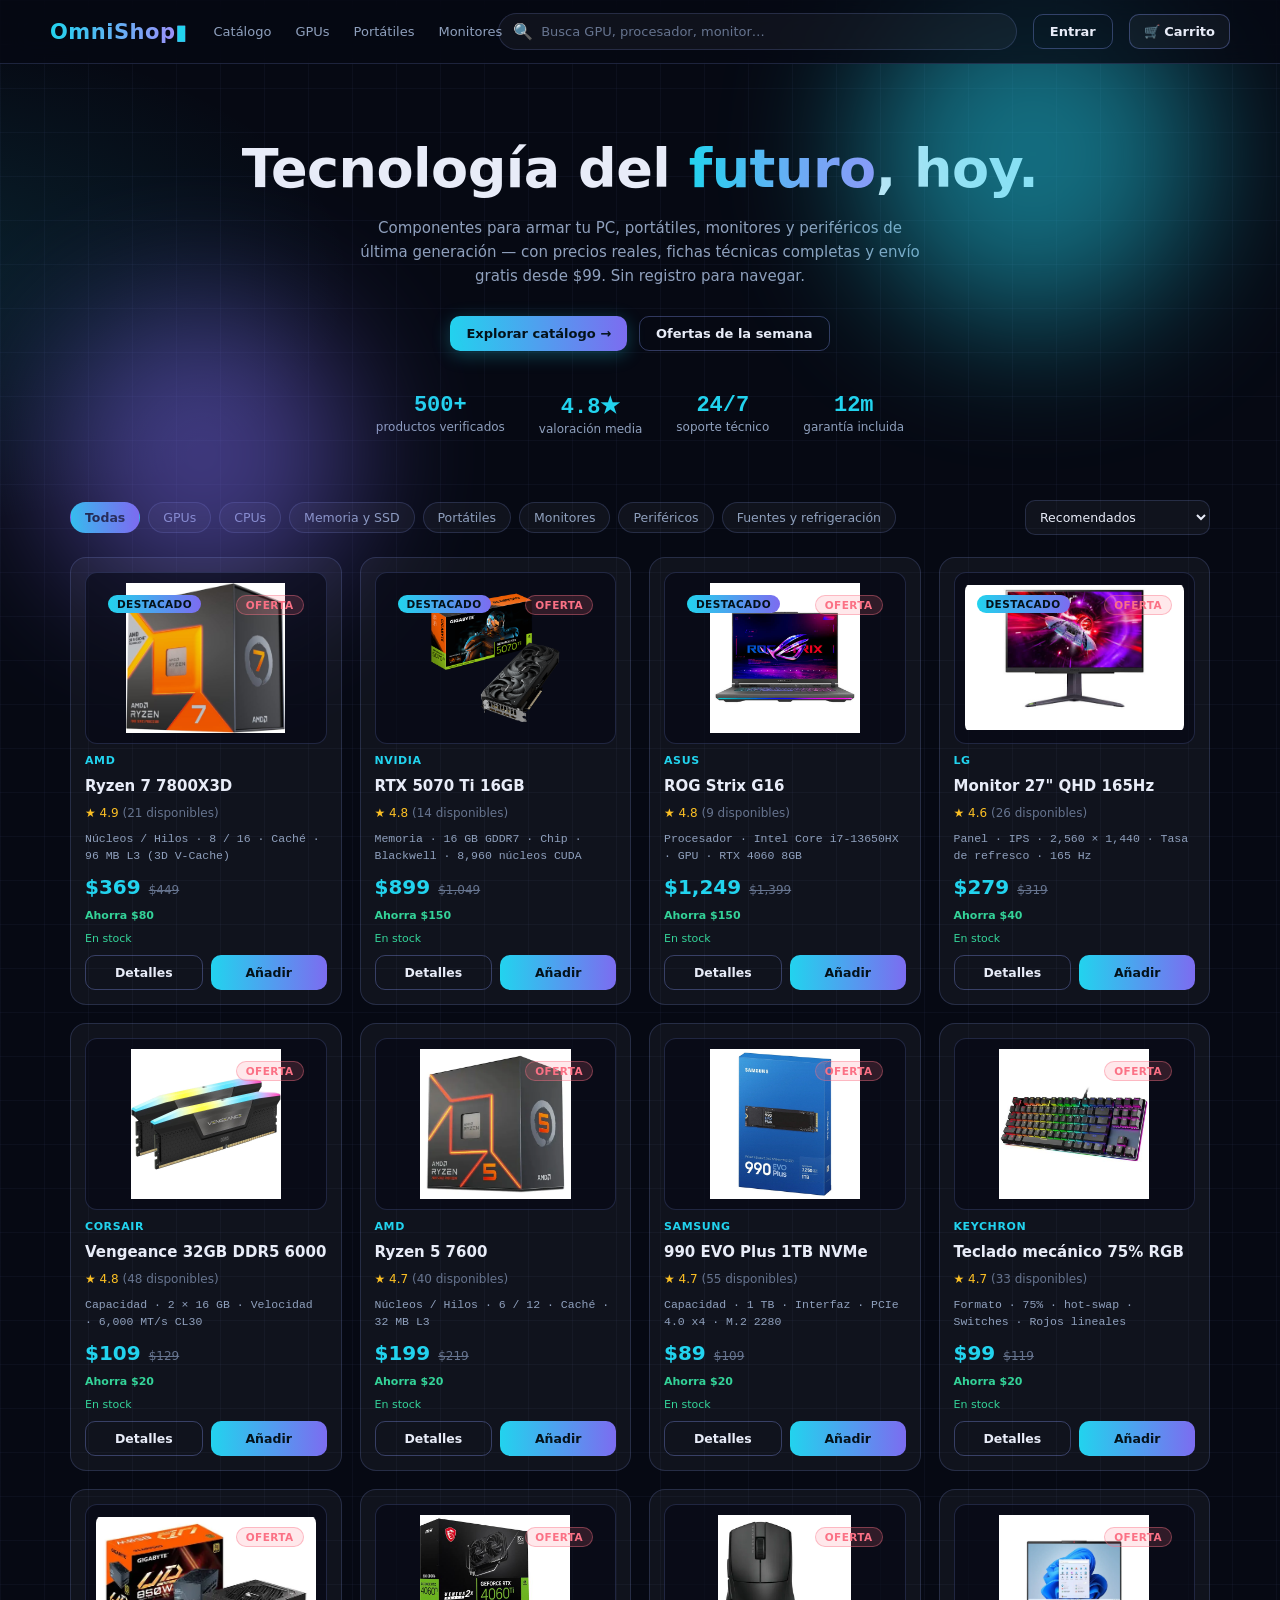
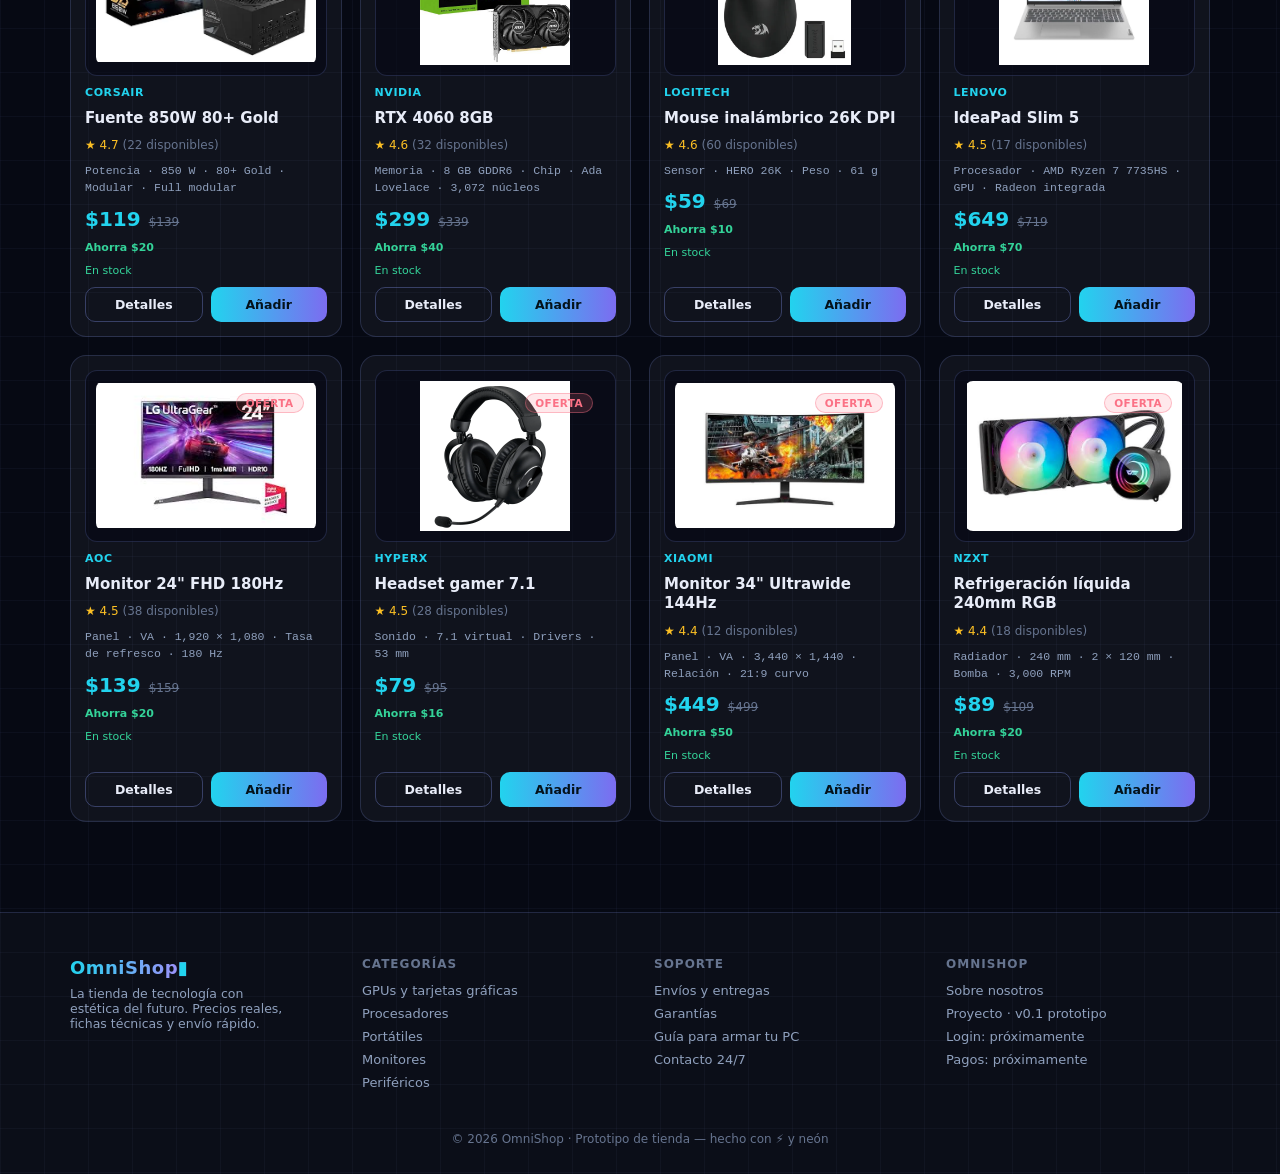
<file: index.html>
﻿<!DOCTYPE html>
<html lang="es">
<head>
<meta charset="UTF-8">
<meta name="viewport" content="width=device-width, initial-scale=1.0">
<meta name="description" content="OmniShop — Tienda de tecnología futurista: componentes, portátiles, monitores y periféricos. Precios reales, fichas técnicas y carrito sin registro.">
<title>OmniShop ▮ Tecnología del futuro, hoy</title>
<link rel="stylesheet" href="style.css">
</head>
<body>

<header>
  <div class="wrap hbar">
    <a class="logo" href="index.html">OmniShop<b>▮</b></a>
    <nav class="links">
      <a href="#catalogo">Catálogo</a>
      <a href="#catalogo" data-jump="GPUs">GPUs</a>
      <a href="#catalogo" data-jump="Portátiles">Portátiles</a>
      <a href="#catalogo" data-jump="Monitores">Monitores</a>
    </nav>
    <div class="search">
      <span>🔍</span>
      <input id="buscador" type="text" placeholder="Busca GPU, procesador, monitor…" aria-label="Buscar productos">
    </div>
    <button class="btn btn-ghost" id="btn-login">Entrar</button>
    <a class="cart-btn" href="carrito.html" aria-label="Ir al carrito">🛒 Carrito <span class="cnt hide" id="cart-cnt">0</span></a>
  </div>
</header>

<section class="hero">
  <div class="orb o1"></div><div class="orb o2"></div>
  <div class="wrap">
    <h1>Tecnología del <span>futuro</span>, hoy.</h1>
    <p>Componentes para armar tu PC, portátiles, monitores y periféricos de última generación — con precios reales, fichas técnicas completas y envío gratis desde $99. Sin registro para navegar.</p>
    <div class="cta">
      <button class="btn btn-grad" id="go-catalogo">Explorar catálogo →</button>
      <button class="btn btn-ghost" id="go-ofertas">Ofertas de la semana</button>
    </div>
    <div class="stats">
      <div><b><em>500+</em></b>productos verificados</div>
      <div><b><em>4.8★</em></b>valoración media</div>
      <div><b><em>24/7</em></b>soporte técnico</div>
      <div><b><em>12m</em></b>garantía incluida</div>
    </div>
  </div>
</section>

<main class="wrap" id="catalogo">
  <div class="toolbar">
    <div class="chips" id="chips"></div>
    <select class="sort" id="orden" aria-label="Ordenar productos">
      <option value="reco">Recomendados</option>
      <option value="precio-asc">Precio: menor a mayor</option>
      <option value="precio-desc">Precio: mayor a menor</option>
      <option value="rating">Mejor valorados</option>
    </select>
  </div>
  <div class="grid" id="grid"></div>
</main>

<footer>
  <div class="wrap">
    <div class="fcols">
      <div>
        <a class="logo" href="index.html" style="font-size:18px">OmniShop<b>▮</b></a>
        <p style="color:var(--mut);font-size:12.5px;margin-top:8px;max-width:220px">La tienda de tecnología con estética del futuro. Precios reales, fichas técnicas y envío rápido.</p>
      </div>
      <div><h4>Categorías</h4><ul><li>GPUs y tarjetas gráficas</li><li>Procesadores</li><li>Portátiles</li><li>Monitores</li><li>Periféricos</li></ul></div>
      <div><h4>Soporte</h4><ul><li>Envíos y entregas</li><li>Garantías</li><li>Guía para armar tu PC</li><li>Contacto 24/7</li></ul></div>
      <div><h4>OmniShop</h4><ul><li>Sobre nosotros</li><li>Proyecto · v0.1 prototipo</li><li>Login: próximamente</li><li>Pagos: próximamente</li></ul></div>
    </div>
    <div class="fcopy">© 2026 OmniShop · Prototipo de tienda — hecho con ⚡ y neón</div>
  </div>
</footer>

<!-- MODAL FICHA DE PRODUCTO -->
<div class="modal" id="modal" role="dialog" aria-modal="true">
  <div class="box" id="modal-box"></div>
</div>

<div class="toasts" id="toasts"></div>

<script src="script.js"></script>
</body>
</html>
</file>
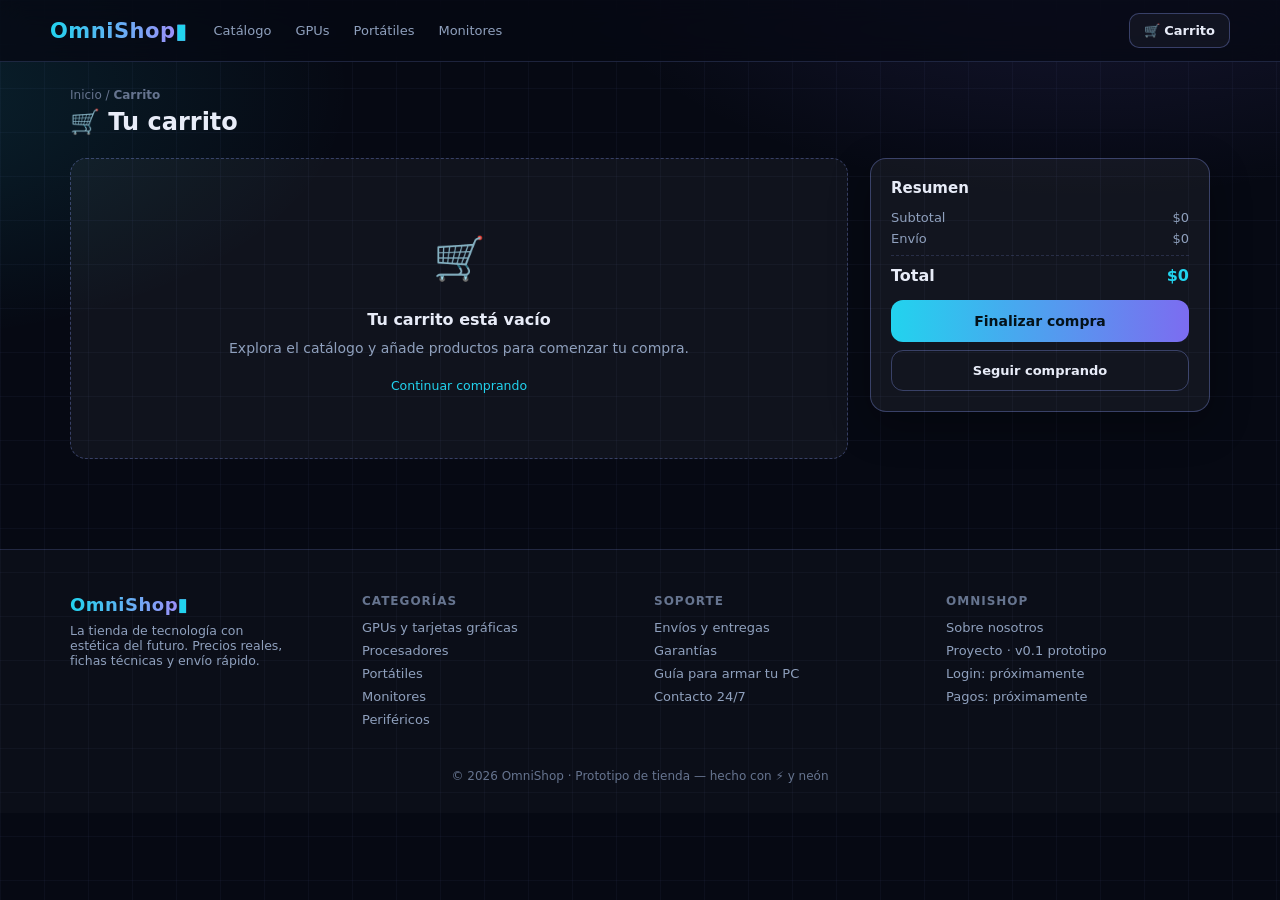
<file: carrito.html>
﻿<!DOCTYPE html>
<html lang="es">
<head>
<meta charset="UTF-8">
<meta name="viewport" content="width=device-width, initial-scale=1.0">
<meta name="description" content="OmniShop — Tu carrito de compras: revisa lo pendiente, cambia cantidades y finaliza tu pedido.">
<title>OmniShop ▮ Tu carrito</title>
<link rel="stylesheet" href="style.css">
</head>
<body>

<header>
  <div class="wrap hbar">
    <a class="logo" href="index.html">OmniShop<b>▮</b></a>
    <nav class="links">
      <a href="index.html#catalogo">Catálogo</a>
      <a href="index.html#catalogo">GPUs</a>
      <a href="index.html#catalogo">Portátiles</a>
      <a href="index.html#catalogo">Monitores</a>
    </nav>
    <a class="cart-btn" href="carrito.html" aria-label="Ir al carrito">🛒 Carrito <span class="cnt hide" id="cart-cnt">0</span></a>
  </div>
</header>

<main class="wrap">
  <div class="crumbs">Inicio / <b>Carrito</b></div>
  <h2 class="cart-h">🛒 Tu carrito <span id="cart-count"></span></h2>

  <div class="cart-layout">
    <section class="cart-items" id="cart-list"><!-- los productos se dibujan aquí --></section>
    <aside class="cart-summary" id="cart-summary"><!-- resumen del pedido aquí --></aside>
  </div>
</main>

<footer>
  <div class="wrap">
    <div class="fcols">
      <div>
        <a class="logo" href="index.html" style="font-size:18px">OmniShop<b>▮</b></a>
        <p style="color:var(--mut);font-size:12.5px;margin-top:8px;max-width:220px">La tienda de tecnología con estética del futuro. Precios reales, fichas técnicas y envío rápido.</p>
      </div>
      <div><h4>Categorías</h4><ul><li>GPUs y tarjetas gráficas</li><li>Procesadores</li><li>Portátiles</li><li>Monitores</li><li>Periféricos</li></ul></div>
      <div><h4>Soporte</h4><ul><li>Envíos y entregas</li><li>Garantías</li><li>Guía para armar tu PC</li><li>Contacto 24/7</li></ul></div>
      <div><h4>OmniShop</h4><ul><li>Sobre nosotros</li><li>Proyecto · v0.1 prototipo</li><li>Login: próximamente</li><li>Pagos: próximamente</li></ul></div>
    </div>
    <div class="fcopy">© 2026 OmniShop · Prototipo de tienda — hecho con ⚡ y neón</div>
  </div>
</footer>

<!-- MODAL CONFIRMACIÓN DE PEDIDO -->
<div class="modal" id="modal-ok" role="dialog" aria-modal="true">
  <div class="box" style="max-width:440px;text-align:center">
    <button class="close-m" id="ok-cerrar" aria-label="Cerrar">✕</button>
    <div style="font-size:44px;margin:6px 0 8px">🚀</div>
    <h3 style="font-size:19px">¡Pedido registrado!</h3>
    <p id="ok-info" style="color:var(--mut);font-size:13px;margin-top:8px;line-height:1.6"></p>
    <button class="checkout" id="ok-btn" style="margin-top:16px">Seguir comprando</button>
    <p class="note">El <b>login</b> y el <b>pago en línea</b> llegan en la siguiente fase del proyecto — por ahora todo se guarda en tu navegador.</p>
  </div>
</div>

<div class="toasts" id="toasts"></div>

<script src="script.js"></script>
</body>
</html>
</file>
<file: style.css>
/* =========================================================
   OmniShop — prototipo v0.1 · styles.css
   Estética futurista: oscuro, neón cian/violeta, vidrio.
   ========================================================= */
:root{
  --bg:#060913; --bg2:#0a0f22; --panel:rgba(255,255,255,.045);
  --line:rgba(139,160,255,.18); --line2:rgba(139,160,255,.32);
  --txt:#e8ecf8; --mut:#8fa0bd; --dim:#66748f;
  --cyan:#22d3ee; --violet:#a78bfa; --green:#34d399; --amber:#fbbf24; --red:#fb7185;
  --grad:linear-gradient(90deg,#22d3ee,#7c6cf0);
  --font:'Segoe UI',system-ui,-apple-system,'Roboto',sans-serif;
  --mono:ui-monospace,'Cascadia Mono','JetBrains Mono',Consolas,monospace;
}
*{box-sizing:border-box;margin:0;padding:0}
html{scroll-behavior:smooth}
body{
  font-family:var(--font); background:var(--bg); color:var(--txt);
  min-height:100vh; overflow-x:hidden;
  background-image:
    radial-gradient(900px 480px at 85% -10%, rgba(124,108,240,.16), transparent 60%),
    radial-gradient(800px 420px at -10% 10%, rgba(34,211,238,.13), transparent 60%),
    linear-gradient(rgba(139,160,255,.045) 1px, transparent 1px),
    linear-gradient(90deg, rgba(139,160,255,.045) 1px, transparent 1px);
  background-size:auto,auto,44px 44px,44px 44px;
}
::selection{background:rgba(34,211,238,.35)}
a{color:var(--cyan);text-decoration:none}
.wrap{max-width:1180px;margin:0 auto;padding:0 20px}

/* ---------- HEADER ---------- */
header{
  position:sticky;top:0;z-index:50;
  background:rgba(6,9,19,.75);backdrop-filter:blur(14px);-webkit-backdrop-filter:blur(14px);
  border-bottom:1px solid var(--line);
}
.hbar{display:flex;align-items:center;gap:16px;padding:13px 0;flex-wrap:wrap}
.logo{font-size:21px;font-weight:800;letter-spacing:.5px;white-space:nowrap;
  background:linear-gradient(90deg,#22d3ee,#a78bfa);-webkit-background-clip:text;background-clip:text;color:transparent}
.logo b{color:var(--cyan);-webkit-text-fill-color:currentColor}
nav.links{display:flex;gap:4px;flex:1;min-width:200px}
nav.links a{color:var(--mut);font-size:13px;padding:6px 10px;border-radius:8px;transition:.2s}
nav.links a:hover{color:var(--txt);background:rgba(255,255,255,.06)}
.search{flex:1 1 240px;display:flex;align-items:center;gap:8px;background:var(--panel);
  border:1px solid var(--line);border-radius:999px;padding:8px 14px;transition:.2s}
.search:focus-within{border-color:var(--cyan);box-shadow:0 0 0 3px rgba(34,211,238,.15)}
.search input{flex:1;background:none;border:0;outline:none;color:var(--txt);font-size:13px;font-family:var(--font)}
.search input::placeholder{color:var(--dim)}
.btn{border:0;border-radius:10px;padding:9px 16px;font-size:13px;font-weight:700;cursor:pointer;
  font-family:var(--font);transition:.2s;display:inline-flex;align-items:center;justify-content:center}
.btn-ghost{background:transparent;border:1px solid var(--line2);color:var(--txt)}
.btn-ghost:hover{border-color:var(--cyan);box-shadow:0 0 14px rgba(34,211,238,.25)}
.btn-grad{background:var(--grad);color:#04121a;box-shadow:0 4px 18px rgba(34,211,238,.28)}
.btn-grad:hover{filter:brightness(1.12);transform:translateY(-1px)}
.cart-btn{position:relative;display:inline-flex;align-items:center;gap:6px;background:var(--panel);
  border:1px solid var(--line2);color:var(--txt);text-decoration:none;
  border-radius:10px;padding:9px 14px;cursor:pointer;font-size:13px;font-weight:700;transition:.2s}
.cart-btn:hover{border-color:var(--cyan);box-shadow:0 0 14px rgba(34,211,238,.22)}
.cart-btn .cnt{position:absolute;top:-7px;right:-7px;background:var(--grad);color:#04121a;
  font-size:11px;font-weight:800;border-radius:999px;min-width:20px;height:20px;display:flex;
  align-items:center;justify-content:center;padding:0 5px;box-shadow:0 2px 8px rgba(0,0,0,.4)}
.cart-btn .cnt.hide{display:none}

/* ---------- HERO ---------- */
.hero{position:relative;padding:74px 0 58px;text-align:center}
.hero .orb{position:absolute;border-radius:50%;filter:blur(70px);opacity:.5;animation:float 9s ease-in-out infinite}
.orb.o1{width:340px;height:340px;background:#22d3ee;top:-80px;right:6%}
.orb.o2{width:300px;height:300px;background:#7c6cf0;bottom:-110px;left:4%;animation-delay:-4.5s}
@keyframes float{0%,100%{transform:translateY(0)}50%{transform:translateY(22px)}}
.hero h1{font-size:clamp(30px,5vw,54px);font-weight:800;line-height:1.14;letter-spacing:-.5px}
.hero h1 span{background:linear-gradient(90deg,#22d3ee,#a78bfa);-webkit-background-clip:text;background-clip:text;color:transparent}
.hero p{color:var(--mut);margin:16px auto 28px;max-width:560px;font-size:15px;line-height:1.6}
.hero .cta{display:flex;gap:12px;justify-content:center;flex-wrap:wrap}
.hero .stats{display:flex;gap:34px;justify-content:center;margin-top:42px;flex-wrap:wrap}
.hero .stats div{font-size:12px;color:var(--mut)}
.hero .stats b{display:block;font-size:22px;color:var(--txt);font-family:var(--mono);margin-bottom:2px}
.hero .stats b em{font-style:normal;color:var(--cyan)}

/* ---------- FILTROS ---------- */
.toolbar{display:flex;align-items:center;gap:12px;flex-wrap:wrap;margin:6px 0 22px}
.chips{display:flex;gap:8px;flex-wrap:wrap;flex:1}
.chip{background:var(--panel);border:1px solid var(--line);color:var(--mut);border-radius:999px;
  padding:7px 14px;font-size:12.5px;cursor:pointer;transition:.2s;font-family:var(--font)}
.chip:hover{color:var(--txt);border-color:var(--line2)}
.chip.on{background:var(--grad);border-color:transparent;color:#04121a;font-weight:700}
.sort{background:var(--panel);border:1px solid var(--line);color:var(--txt);border-radius:10px;
  padding:8px 10px;font-size:12.5px;font-family:var(--font);outline:none;cursor:pointer}
.sort:focus{border-color:var(--cyan)}

/* ---------- GRID DE PRODUCTOS ---------- */
.grid{display:grid;grid-template-columns:repeat(auto-fill,minmax(248px,1fr));gap:18px;padding-bottom:60px}
.card{position:relative;background:var(--panel);border:1px solid var(--line);border-radius:16px;
  padding:14px;display:flex;flex-direction:column;gap:10px;transition:transform .22s,box-shadow .22s,border-color .22s}
.card:hover{transform:translateY(-4px);border-color:rgba(34,211,238,.55);box-shadow:0 14px 40px rgba(0,0,0,.45),0 0 24px rgba(34,211,238,.12)}
.card .art{background:rgba(5,8,20,.6);border:1px solid var(--line);border-radius:12px;padding:10px;
  display:flex;align-items:center;justify-content:center;position:relative}
.card .art svg{width:100%;height:auto;max-height:96px}
.product-image{display:block;width:100%;height:150px;object-fit:contain;border-radius:8px}
.badge{position:absolute;top:22px;left:22px;font-size:10.5px;font-weight:800;letter-spacing:.4px;
  border-radius:999px;padding:3px 9px;z-index:2;white-space:nowrap;pointer-events:none}
.badge.dest{background:var(--grad);color:#04121a;left:22px;right:auto}
.badge.off{background:rgba(251,113,133,.16);color:var(--red);border:1px solid rgba(251,113,133,.4);left:auto;right:22px}
.brand{font-size:11px;color:var(--cyan);font-weight:700;letter-spacing:.6px;text-transform:uppercase;
  overflow-wrap:anywhere;word-break:break-word}
.card h3{font-size:15px;font-weight:700;line-height:1.3;overflow-wrap:anywhere;word-break:break-word;hyphens:auto}
.rate{font-size:12px;color:var(--amber)}
.rate span{color:var(--dim)}
.specs-mini{font-size:11.5px;color:var(--mut);line-height:1.5;font-family:var(--mono);overflow-wrap:anywhere;word-break:break-word}
.prow{display:flex;align-items:baseline;gap:8px;flex-wrap:wrap}
.price{font-size:20px;font-weight:800;color:var(--txt);overflow-wrap:anywhere;word-break:break-word}
.price b{color:var(--cyan)}
.before{font-size:12px;color:var(--dim);text-decoration:line-through;overflow-wrap:anywhere;word-break:break-word}
.off-tag{font-size:11px;color:var(--green);font-weight:700;overflow-wrap:anywhere;word-break:break-word}
.stock{font-size:11px;color:var(--green);overflow-wrap:anywhere;word-break:break-word}
.stock.low{color:var(--amber)}
.stock.out{color:var(--red)}
.cactions{display:flex;gap:8px;margin-top:auto}
.cactions button{flex:1;border-radius:10px;padding:9px 6px;font-size:12.5px;font-weight:700;cursor:pointer;font-family:var(--font);transition:.2s}
.b-detail{background:transparent;border:1px solid var(--line2);color:var(--txt)}
.b-detail:hover{border-color:var(--violet);box-shadow:0 0 12px rgba(167,139,250,.25)}
.b-add{background:var(--grad);border:0;color:#04121a}
.b-add:hover{filter:brightness(1.12)}
.empty{grid-column:1/-1;text-align:center;color:var(--mut);padding:60px 0;font-size:14px}

/* ---------- PÁGINA CARRITO ---------- */
.crumbs{font-size:12px;color:var(--dim);margin:26px 0 4px}
.cart-h{font-size:24px;font-weight:800;margin:6px 0 22px}
.cart-h span{color:var(--cyan);font-size:15px;font-weight:600;margin-left:4px}
.cart-layout{display:grid;grid-template-columns:1fr 340px;gap:22px;align-items:start;padding-bottom:60px}
.cart-items{display:flex;flex-direction:column;gap:14px}
.cart-item{display:flex;gap:16px;align-items:center;background:var(--panel);border:1px solid var(--line);
  border-radius:16px;padding:14px;flex-wrap:wrap;transition:border-color .2s}
.cart-item:hover{border-color:rgba(34,211,238,.45)}
.cart-item .tart{width:88px;height:64px;flex:none;background:rgba(5,8,20,.6);border:1px solid var(--line);
  border-radius:10px;padding:6px;display:flex;align-items:center;justify-content:center}
.cart-item .tart svg{width:100%;height:100%}
.cinfor{flex:1;min-width:170px}
.cname{font-size:14px;font-weight:700;line-height:1.25;overflow-wrap:anywhere;word-break:break-word;hyphens:auto}
.cbrand{font-size:11px;color:var(--cyan);font-weight:700;letter-spacing:.6px;text-transform:uppercase;margin-top:3px;overflow-wrap:anywhere;word-break:break-word}
.cunit{font-size:12px;color:var(--mut);margin-top:2px;overflow-wrap:anywhere;word-break:break-word}
.cart-item .qty{margin-top:8px}
.cart-item .qty button{width:26px;height:26px;font-size:14px}
.ctot{text-align:right;min-width:96px}
.ctot .v{font-size:17px;font-weight:800;color:var(--cyan);overflow-wrap:anywhere;word-break:break-word}
.ctot .rm{background:none;border:0;color:var(--dim);font-size:15px;cursor:pointer;padding:4px;margin-top:4px}
.ctot .rm:hover{color:var(--red)}
.cart-summary{position:sticky;top:84px;background:rgba(255,255,255,.05);border:1px solid var(--line2);
  border-radius:16px;padding:20px;box-shadow:0 14px 40px rgba(0,0,0,.3)}
.cart-summary h3{font-size:15px;margin-bottom:10px}
.free-line{font-size:11.5px;color:var(--mut);margin-bottom:12px}
.free-line .bar{height:6px;background:rgba(255,255,255,.08);border-radius:99px;margin-top:6px;overflow:hidden}
.free-line .bar i{display:block;height:100%;background:var(--grad);border-radius:99px;transition:width .4s}
.row{display:flex;justify-content:space-between;font-size:13px;color:var(--mut);padding:3px 0}
.row.total{font-size:16px;color:var(--txt);font-weight:800;border-top:1px dashed var(--line);margin-top:6px;padding-top:10px}
.row.total b{color:var(--cyan)}
.checkout{width:100%;margin-top:12px;padding:13px;border:0;border-radius:12px;background:var(--grad);
  color:#04121a;font-size:14px;font-weight:800;cursor:pointer;transition:.2s;font-family:var(--font)}
.checkout:hover{filter:brightness(1.12)}
.btn-sec{width:100%;margin-top:8px;padding:12px;border-radius:12px;background:transparent;
  border:1px solid var(--line2);color:var(--txt);font-size:13px;font-weight:700;cursor:pointer;
  transition:.2s;font-family:var(--font)}
.btn-sec:hover{border-color:var(--cyan);box-shadow:0 0 12px rgba(34,211,238,.2)}
.cont-link{display:block;text-align:center;margin-top:12px;font-size:12.5px}
.cont-link:hover{color:var(--txt)}
.cart-empty{grid-column:1/-1;text-align:center;background:var(--panel);border:1px dashed var(--line2);
  border-radius:16px;padding:60px 20px;font-size:14px;color:var(--mut);line-height:1.9}
.cart-empty .big{font-size:42px;margin-bottom:6px}
.cart-empty b{color:var(--txt);font-size:16px}
.cart-empty a{margin-top:12px;display:inline-block;text-decoration:none}

/* ---------- MODAL ---------- */
.modal{position:fixed;inset:0;z-index:98;display:none;align-items:center;justify-content:center;padding:20px}
.modal.show{display:flex}
.modal .box{background:#0b1026;border:1px solid var(--line2);border-radius:20px;max-width:620px;width:100%;
  max-height:88vh;overflow-y:auto;padding:26px;position:relative;box-shadow:0 30px 80px rgba(0,0,0,.6),0 0 40px rgba(34,211,238,.08)}
.modal .big{display:flex;gap:20px;flex-wrap:wrap;margin:14px 0}
.modal .big .art{flex:1 1 220px;background:rgba(5,8,20,.6);border:1px solid var(--line);border-radius:14px;padding:16px;display:flex;align-items:center;justify-content:center}
.modal .big .art svg{width:100%;max-height:150px}
.modal .big .art .product-image{height:190px}
.modal .big .meta{flex:1 1 220px}
.modal h3{font-size:20px;line-height:1.25;overflow-wrap:anywhere;word-break:break-word;hyphens:auto}
.specs{list-style:none;margin:12px 0;border:1px solid var(--line);border-radius:12px;overflow:hidden}
.specs li{display:flex;justify-content:space-between;gap:10px;padding:9px 14px;font-size:12.5px;border-bottom:1px solid var(--line);overflow-wrap:anywhere;word-break:break-word}
.specs li:last-child{border-bottom:0}
.specs li span{color:var(--mut);overflow-wrap:anywhere;word-break:break-word}
.specs li b{font-weight:600;text-align:right;font-family:var(--mono);font-size:12px;overflow-wrap:anywhere;word-break:break-word}
.qty{display:flex;align-items:center;gap:8px}
.qty button{width:22px;height:22px;border-radius:6px;border:1px solid var(--line2);background:transparent;color:var(--txt);
  cursor:pointer;font-size:13px;line-height:1}
.qty button:hover{border-color:var(--cyan)}
.qty span{font-size:13px;font-family:var(--mono);min-width:16px;text-align:center}
.buyrow{display:flex;gap:10px;align-items:center;margin-top:14px;flex-wrap:wrap}
.buyrow .qty{margin:0}
.buyrow .qty button{width:30px;height:30px;font-size:15px}
.buyrow .qty span{font-size:15px;min-width:22px}
.m-price{font-size:24px;font-weight:800;overflow-wrap:anywhere;word-break:break-word}
.m-price b{color:var(--cyan)}
.note{font-size:12px;color:var(--mut);margin-top:12px;line-height:1.6;overflow-wrap:anywhere;word-break:break-word}
.close-m{position:absolute;top:14px;right:16px;background:none;border:0;color:var(--mut);font-size:22px;cursor:pointer}
.close-m:hover{color:var(--txt)}
.cart-item .tart .product-image{width:100%;height:100%;object-fit:contain;border-radius:6px}

/* ---------- TOAST ---------- */
.toasts{position:fixed;top:18px;right:18px;z-index:120;display:flex;flex-direction:column;gap:8px}
.toast{background:#0c1226;border:1px solid rgba(52,211,153,.5);color:#b9f7dd;border-radius:12px;
  padding:11px 16px;font-size:13px;font-weight:600;box-shadow:0 10px 30px rgba(0,0,0,.5);
  opacity:0;transform:translateX(24px);transition:.3s;max-width:300px}
.toast.show{opacity:1;transform:translateX(0)}
.toast.err{border-color:rgba(251,113,133,.5);color:#ffc9d2}

/* ---------- FOOTER ---------- */
footer{border-top:1px solid var(--line);background:rgba(255,255,255,.02);padding:44px 0 30px;margin-top:30px}
.fcols{display:grid;grid-template-columns:repeat(auto-fit,minmax(180px,1fr));gap:28px}
footer h4{font-size:12px;letter-spacing:1px;text-transform:uppercase;color:var(--dim);margin-bottom:12px}
footer li{list-style:none;font-size:13px;color:var(--mut);margin-bottom:8px;cursor:pointer}
footer li:hover{color:var(--cyan)}
.fcopy{text-align:center;color:var(--dim);font-size:12px;margin-top:34px}
@media (max-width:860px){
  .cart-layout{grid-template-columns:1fr}
  .cart-summary{position:static}
}
@media (max-width:760px){
  nav.links{display:none}
  .hero{padding:52px 0 44px}
}
</file>
